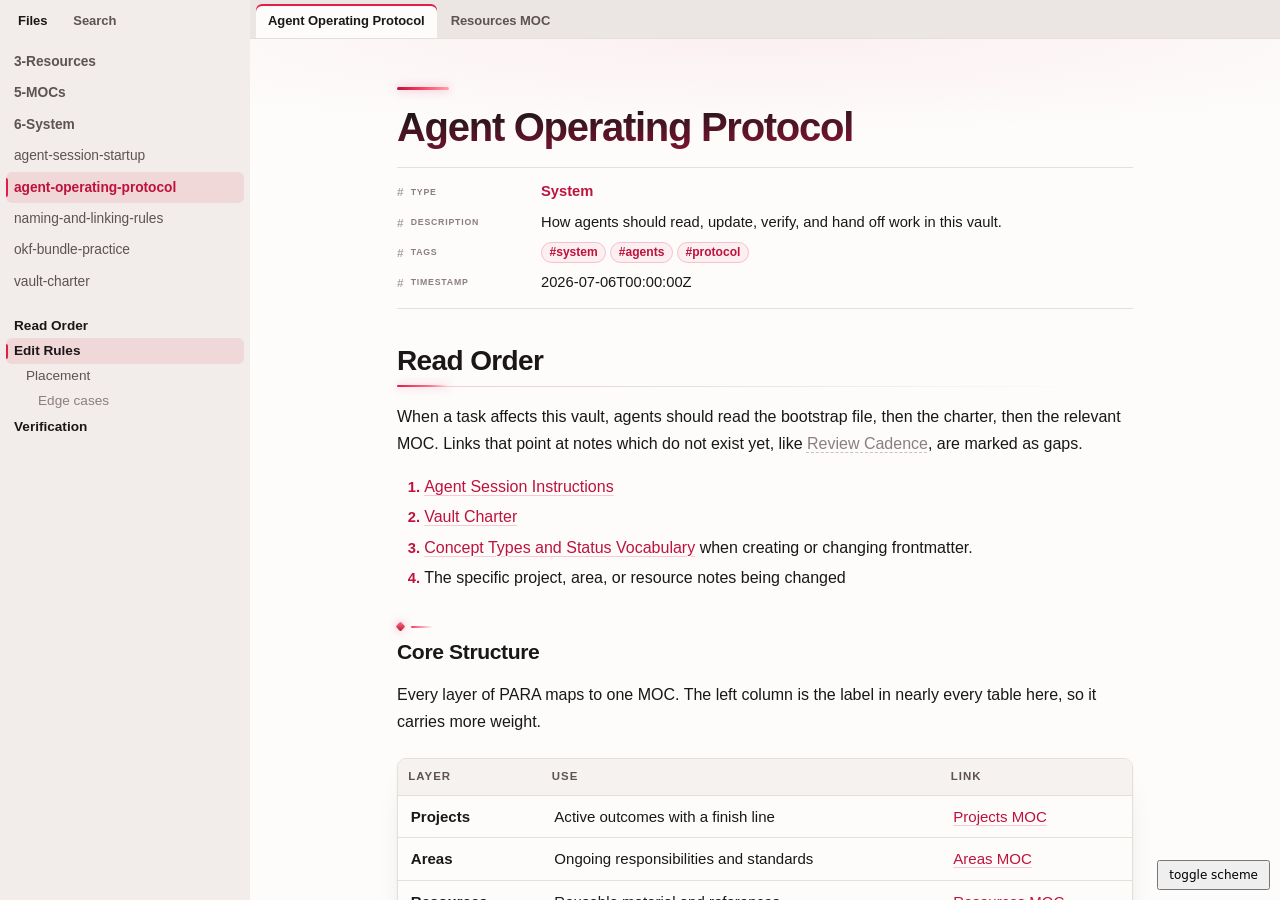
<file: .obsidian/themes/Ruby Second Brain/preview/index.html>
<!doctype html>
<html>
<head>
<meta charset="utf-8">
<title>Ruby Second Brain preview</title>
<link rel="stylesheet" href="obsidian-shim.css">
<link rel="stylesheet" href="../theme.css">
<style>
  /* harness-only toggle */
  #scheme { position: fixed; right: 10px; bottom: 10px; z-index: 99; font: 12px system-ui;
            padding: 6px 10px; cursor: pointer; }
</style>
</head>
<body>

<div class="workspace">

  <!-- ================= left sidebar ================= -->
  <div class="workspace-split mod-left-split">
    <div class="workspace-tab-header-container">
      <div class="workspace-tab-header is-active"><div class="workspace-tab-header-inner"><span class="workspace-tab-header-inner-title">Files</span></div></div>
      <div class="workspace-tab-header"><div class="workspace-tab-header-inner"><span class="workspace-tab-header-inner-title">Search</span></div></div>
    </div>
    <div class="workspace-leaf-content" data-type="file-explorer">
      <div class="nav-files-container">
        <div class="nav-folder-title"><span class="nav-folder-title-content">3-Resources</span></div>
        <div class="nav-folder-title"><span class="nav-folder-title-content">5-MOCs</span></div>
        <div class="nav-folder-title"><span class="nav-folder-title-content">6-System</span></div>
        <div class="nav-file-title"><span class="nav-file-title-content">agent-session-startup</span></div>
        <div class="nav-file-title is-active"><span class="nav-file-title-content">agent-operating-protocol</span></div>
        <div class="nav-file-title"><span class="nav-file-title-content">naming-and-linking-rules</span></div>
        <div class="nav-file-title"><span class="nav-file-title-content">okf-bundle-practice</span></div>
        <div class="nav-file-title"><span class="nav-file-title-content">vault-charter</span></div>
      </div>
    </div>
    <div class="workspace-leaf-content" data-type="outline">
      <div class="view-content">
        <div class="outline">
          <div class="tree-item"><div class="tree-item-self">Read Order</div></div>
          <div class="tree-item"><div class="tree-item-self is-active">Edit Rules</div>
            <div class="tree-item"><div class="tree-item-self">Placement</div>
              <div class="tree-item"><div class="tree-item-self">Edge cases</div></div>
            </div>
          </div>
          <div class="tree-item"><div class="tree-item-self">Verification</div></div>
        </div>
      </div>
    </div>
  </div>

  <!-- ================= main pane ================= -->
  <div class="workspace-split mod-root">
    <div class="workspace-tab-header-container">
      <div class="workspace-tab-header is-active"><div class="workspace-tab-header-inner"><span class="workspace-tab-header-inner-title">Agent Operating Protocol</span></div></div>
      <div class="workspace-tab-header"><div class="workspace-tab-header-inner"><span class="workspace-tab-header-inner-title">Resources MOC</span></div></div>
    </div>

    <div class="workspace-leaf-content" data-type="markdown">
      <div class="markdown-reading-view">
        <div class="markdown-preview-view markdown-rendered">
          <div class="markdown-preview-sizer">

            <div class="mod-header">
              <div class="inline-title">Agent Operating Protocol</div>
              <div class="metadata-container">
                <div class="metadata-properties">
                  <div class="metadata-property" data-property-key="type">
                    <div class="metadata-property-key"><span class="metadata-property-icon">#</span><span class="metadata-property-key-input">type</span></div>
                    <div class="metadata-property-value">System</div>
                  </div>
                  <div class="metadata-property" data-property-key="description">
                    <div class="metadata-property-key"><span class="metadata-property-icon">#</span><span class="metadata-property-key-input">description</span></div>
                    <div class="metadata-property-value">How agents should read, update, verify, and hand off work in this vault.</div>
                  </div>
                  <div class="metadata-property" data-property-key="tags">
                    <div class="metadata-property-key"><span class="metadata-property-icon">#</span><span class="metadata-property-key-input">tags</span></div>
                    <div class="metadata-property-value"><a class="tag">#system</a> <a class="tag">#agents</a> <a class="tag">#protocol</a></div>
                  </div>
                  <div class="metadata-property" data-property-key="timestamp">
                    <div class="metadata-property-key"><span class="metadata-property-icon">#</span><span class="metadata-property-key-input">timestamp</span></div>
                    <div class="metadata-property-value">2026-07-06T00:00:00Z</div>
                  </div>
                </div>
              </div>
            </div>

            <div><h1>Read Order</h1></div>
            <div><p>When a task affects this vault, agents should read the bootstrap file, then the charter, then the relevant MOC. Links that point at notes which do not exist yet, like <a class="internal-link is-unresolved">Review Cadence</a>, are marked as gaps.</p></div>
            <div><ol>
              <li><a class="internal-link">Agent Session Instructions</a></li>
              <li><a class="internal-link">Vault Charter</a></li>
              <li><a class="internal-link">Concept Types and Status Vocabulary</a> when creating or changing frontmatter.</li>
              <li>The specific project, area, or resource notes being changed</li>
            </ol></div>

            <div><h2>Core Structure</h2></div>
            <div><p>Every layer of PARA maps to one MOC. The left column is the label in nearly every table here, so it carries more weight.</p></div>
            <div><table>
              <thead><tr><th>Layer</th><th>Use</th><th>Link</th></tr></thead>
              <tbody>
                <tr><td>Projects</td><td>Active outcomes with a finish line</td><td><a class="internal-link">Projects MOC</a></td></tr>
                <tr><td>Areas</td><td>Ongoing responsibilities and standards</td><td><a class="internal-link">Areas MOC</a></td></tr>
                <tr><td>Resources</td><td>Reusable material and references</td><td><a class="internal-link">Resources MOC</a></td></tr>
                <tr><td>System</td><td>Rules for humans and agents</td><td><a class="internal-link">Vault Charter</a></td></tr>
              </tbody>
            </table></div>

            <div><h3>Placement rules</h3></div>
            <div><p>Place it by PARA. How-tos, methods and references go to <code>3-Resources/</code>. Ambiguous captures land in <code>0-Inbox/</code> flagged for review, and are <mark>never left unlinked</mark>.</p></div>

            <div><h4>Edge cases</h4></div>
            <div><p><strong>Creation</strong>: prefer extending an existing note over creating a near-duplicate. <strong>Move</strong>: record the superseded decision in the collection log.</p></div>

            <div><blockquote><p>Do not rely on hidden chat context when a note should preserve it. A small linked note beats lost knowledge.</p></blockquote></div>

            <div><h2>Verification</h2></div>
            <div><p>Run the conformance checks after adding, moving, or renaming notes:</p></div>
            <div><pre><code class="language-powershell">pwsh -NoProfile -File tools/Invoke-OkfChecks.ps1 -FixIndexes
pwsh -NoProfile -File tools/Invoke-OkfChecks.ps1</code><button class="copy-code-button">Copy</button></pre></div>
            <div><pre><code class="language-yaml">type: System
title: Agent Operating Protocol
tags: [system, agents, protocol, handoff]</code><button class="copy-code-button">Copy</button></pre></div>

            <div><ul class="contains-task-list">
              <li class="task-list-item is-checked"><input class="task-list-item-checkbox" type="checkbox" checked> Generated indexes are current</li>
              <li class="task-list-item"><input class="task-list-item-checkbox" type="checkbox"> Concepts linked from at least one MOC</li>
              <li class="task-list-item"><input class="task-list-item-checkbox" type="checkbox"> Frontmatter types match the vocabulary</li>
            </ul></div>

            <div><hr></div>

            <div><div class="callout" data-callout="summary" style="--callout-color: 225, 29, 72;">
              <div class="callout-title"><div class="callout-icon"></div><div class="callout-title-inner">Handoff</div></div>
              <div class="callout-content"><p>Create a handoff when the work is unfinished or the reasoning is not obvious from the changed files.</p></div>
            </div></div>

            <div><h5>Related</h5></div>
            <div><ul>
              <li><a class="internal-link">Agent Collaboration Patterns</a></li>
              <li><a class="internal-link">Context Packet</a>
                <ul><li><a class="internal-link">Decision Note Template</a></li></ul>
              </li>
            </ul></div>

            <div class="mod-footer"></div>
          </div>
        </div>
      </div>
    </div>
  </div>
</div>

<button id="scheme">toggle scheme</button>
<script>
  document.body.className =
    new URLSearchParams(location.search).has('dark') ? 'theme-dark' : 'theme-light';
  document.getElementById('scheme').onclick = function () {
    document.body.classList.toggle('theme-light');
    document.body.classList.toggle('theme-dark');
  };
</script>
</body>
</html>
</file>
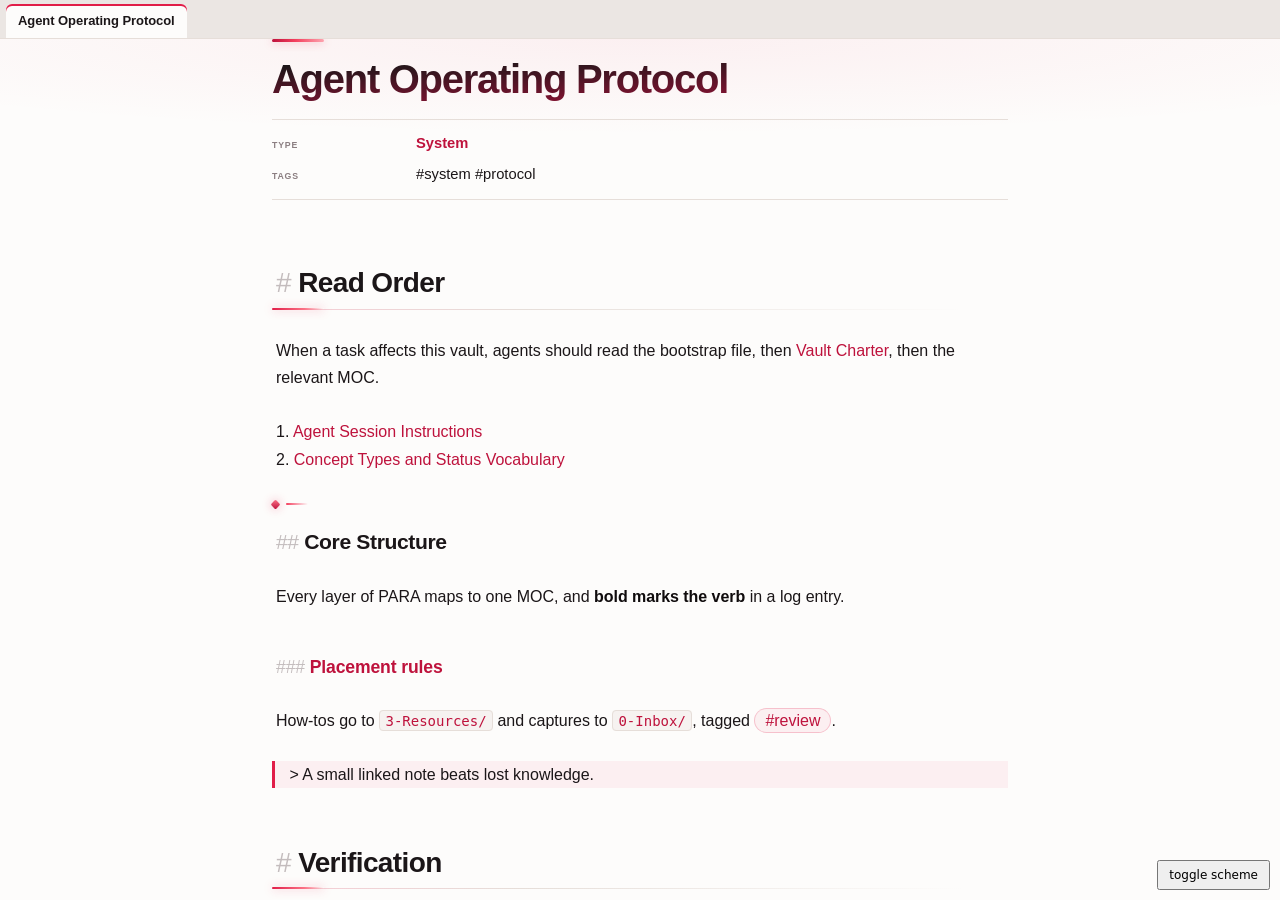
<file: .obsidian/themes/Ruby Second Brain/preview/lp.html>
<!doctype html>
<html>
<head>
<meta charset="utf-8">
<title>Ruby Second Brain - Live Preview</title>
<link rel="stylesheet" href="obsidian-shim.css">
<link rel="stylesheet" href="../theme.css">
<style>
  /* CM6 skeleton, matching how Obsidian mounts the editor */
  .markdown-source-view { flex: 1; overflow: auto; }
  .cm-editor { height: 100%; }
  .cm-scroller { overflow: auto; }
  .cm-sizer { max-width: var(--file-line-width); margin: 0 auto; }
  .cm-contentContainer { }
  .cm-content { padding: 0; }
  .cm-line { padding: 0 4px; line-height: var(--line-height-normal); }
  .cm-editor .cm-line.HyperMD-header-1 { font-family: var(--h1-font); font-size: var(--h1-size); font-weight: var(--h1-weight); line-height: var(--h1-line-height); color: var(--h1-color); }
  .cm-editor .cm-line.HyperMD-header-2 { font-family: var(--h2-font); font-size: var(--h2-size); font-weight: var(--h2-weight); line-height: var(--h2-line-height); color: var(--h2-color); }
  .cm-editor .cm-line.HyperMD-header-3 { font-family: var(--h3-font); font-size: var(--h3-size); font-weight: var(--h3-weight); line-height: var(--h3-line-height); color: var(--h3-color); }
  .cm-editor .cm-line.HyperMD-header-4 { font-family: var(--h4-font); font-size: var(--h4-size); font-weight: var(--h4-weight); color: var(--h4-color); }
  .cm-editor .cm-inline-code { font-family: var(--font-monospace); font-size: var(--code-size); }
  .cm-editor .HyperMD-codeblock { font-family: var(--font-monospace); font-size: var(--code-size); }
  .cm-editor .cm-strong { font-weight: var(--bold-weight); color: var(--bold-color); }
  .markdown-source-view .inline-title { display: block; }
  #scheme { position: fixed; right: 10px; bottom: 10px; z-index: 99; font: 12px system-ui; padding: 6px 10px; cursor: pointer; }
</style>
</head>
<body>
<div class="workspace">
  <div class="workspace-split mod-root">
    <div class="workspace-tab-header-container">
      <div class="workspace-tab-header is-active"><div class="workspace-tab-header-inner"><span class="workspace-tab-header-inner-title">Agent Operating Protocol</span></div></div>
    </div>
    <div class="workspace-leaf-content" data-type="markdown">
      <div class="markdown-source-view mod-cm6 is-live-preview">
        <div class="cm-editor">
          <div class="cm-scroller">
            <div class="cm-sizer">

              <div class="inline-title">Agent Operating Protocol</div>
              <div class="metadata-container">
                <div class="metadata-properties">
                  <div class="metadata-property" data-property-key="type">
                    <div class="metadata-property-key"><span class="metadata-property-key-input">type</span></div>
                    <div class="metadata-property-value">System</div>
                  </div>
                  <div class="metadata-property" data-property-key="tags">
                    <div class="metadata-property-key"><span class="metadata-property-key-input">tags</span></div>
                    <div class="metadata-property-value"><a class="tag">#system</a> <a class="tag">#protocol</a></div>
                  </div>
                </div>
              </div>

              <div class="cm-contentContainer">
                <div class="cm-content">
                  <div class="cm-line HyperMD-header HyperMD-header-1"><span class="cm-formatting cm-formatting-header cm-formatting-header-1 cm-header cm-header-1"># </span><span class="cm-header cm-header-1">Read Order</span></div>
                  <div class="cm-line">&nbsp;</div>
                  <div class="cm-line">When a task affects this vault, agents should read the bootstrap file, then <span class="cm-hmd-internal-link">Vault Charter</span>, then the relevant MOC.</div>
                  <div class="cm-line">&nbsp;</div>
                  <div class="cm-line HyperMD-list-line">1. <span class="cm-hmd-internal-link">Agent Session Instructions</span></div>
                  <div class="cm-line HyperMD-list-line">2. <span class="cm-hmd-internal-link">Concept Types and Status Vocabulary</span></div>
                  <div class="cm-line">&nbsp;</div>
                  <div class="cm-line HyperMD-header HyperMD-header-2"><span class="cm-formatting cm-formatting-header cm-formatting-header-2 cm-header cm-header-2">## </span><span class="cm-header cm-header-2">Core Structure</span></div>
                  <div class="cm-line">&nbsp;</div>
                  <div class="cm-line">Every layer of PARA maps to one MOC, and <span class="cm-strong">bold marks the verb</span> in a log entry.</div>
                  <div class="cm-line">&nbsp;</div>
                  <div class="cm-line HyperMD-header HyperMD-header-3"><span class="cm-formatting cm-formatting-header cm-formatting-header-3 cm-header cm-header-3">### </span><span class="cm-header cm-header-3">Placement rules</span></div>
                  <div class="cm-line">&nbsp;</div>
                  <div class="cm-line">How-tos go to <span class="cm-inline-code">3-Resources/</span> and captures to <span class="cm-inline-code">0-Inbox/</span>, tagged <span class="cm-hashtag cm-hashtag-begin">#</span><span class="cm-hashtag cm-hashtag-end">review</span>.</div>
                  <div class="cm-line">&nbsp;</div>
                  <div class="cm-line HyperMD-quote HyperMD-quote-1"><span class="cm-formatting cm-formatting-quote">&gt; </span><span class="cm-quote">A small linked note beats lost knowledge.</span></div>
                  <div class="cm-line">&nbsp;</div>
                  <div class="cm-line HyperMD-header HyperMD-header-1"><span class="cm-formatting cm-formatting-header cm-formatting-header-1 cm-header cm-header-1"># </span><span class="cm-header cm-header-1">Verification</span></div>
                  <div class="cm-line">&nbsp;</div>
                  <div class="cm-line HyperMD-codeblock HyperMD-codeblock-begin HyperMD-codeblock-bg"><span class="cm-formatting-code-block">```powershell</span></div>
                  <div class="cm-line HyperMD-codeblock HyperMD-codeblock-bg">pwsh -NoProfile -File tools/Invoke-OkfChecks.ps1 -FixIndexes</div>
                  <div class="cm-line HyperMD-codeblock HyperMD-codeblock-bg">pwsh -NoProfile -File tools/Invoke-OkfChecks.ps1</div>
                  <div class="cm-line HyperMD-codeblock HyperMD-codeblock-end HyperMD-codeblock-bg"><span class="cm-formatting-code-block">```</span></div>
                  <div class="cm-line">&nbsp;</div>
                  <div class="cm-line HyperMD-header HyperMD-header-4"><span class="cm-formatting cm-formatting-header cm-formatting-header-4 cm-header cm-header-4">#### </span><span class="cm-header cm-header-4">Edge cases</span></div>
                  <div class="cm-line">&nbsp;</div>
                  <div class="cm-line">Prefer extending an existing note over creating a near-duplicate.</div>
                  <div class="cm-line">&nbsp;</div>
                </div>
              </div>
            </div>
          </div>
        </div>
      </div>
    </div>
  </div>
</div>
<button id="scheme">toggle scheme</button>
<script>
  document.body.className =
    new URLSearchParams(location.search).has('dark') ? 'theme-dark' : 'theme-light';
  document.getElementById('scheme').onclick = function () {
    document.body.classList.toggle('theme-light');
    document.body.classList.toggle('theme-dark');
  };
</script>
</body>
</html>
</file>
<file: .obsidian/themes/Ruby Second Brain/preview/obsidian-shim.css>
/* Minimal reproduction of the Obsidian app.css rules that bind the theme's
   variables to real properties. Used only to preview theme.css outside the
   app. Not part of the vault. */

* { box-sizing: border-box; }

html { font-size: 16px; }

body {
  margin: 0;
  font-family: var(--font-text);
  font-size: var(--font-text-size);
  line-height: var(--line-height-normal);
  color: var(--text-normal);
  background-color: var(--background-secondary-alt);
}

/* --- workspace skeleton -------------------------------------------------- */
.workspace { display: flex; height: 100vh; }
.workspace-split.mod-left-split { width: 250px; flex: none; overflow: auto; }
.workspace-split.mod-root { flex: 1; display: flex; flex-direction: column; min-width: 0; }
.workspace-tab-header-container { display: flex; gap: 2px; padding: 4px 6px 0; flex: none; }
.workspace-tab-header-inner { display: flex; align-items: center; gap: 6px; padding: 6px 12px; }
.workspace-tab-header-inner-title { font-size: 13px; color: var(--text-muted); }
.workspace-tab-header.is-active .workspace-tab-header-inner-title { color: var(--text-normal); }
.workspace-leaf-content { flex: 1; overflow: hidden; display: flex; flex-direction: column; }
.markdown-reading-view { flex: 1; overflow: auto; }
.markdown-preview-view { padding: var(--file-margins); min-height: 100%; }
.markdown-preview-sizer { max-width: var(--file-line-width); margin: 0 auto; }

/* --- masthead ------------------------------------------------------------ */
.inline-title {
  font-family: var(--inline-title-font);
  font-size: var(--inline-title-size);
  font-weight: var(--inline-title-weight);
  line-height: var(--inline-title-line-height);
  color: var(--inline-title-color);
  margin: 0;
}

.metadata-properties { display: flex; flex-direction: column; }
.metadata-property { display: flex; align-items: baseline; gap: 8px; }
.metadata-property-key {
  display: flex; align-items: center; gap: 6px;
  width: var(--metadata-label-width); flex: none;
}
.metadata-property-value { flex: 1; min-width: 0; }

/* --- headings ------------------------------------------------------------ */
.markdown-rendered h1 { font-family: var(--h1-font); font-size: var(--h1-size); font-weight: var(--h1-weight); line-height: var(--h1-line-height); color: var(--h1-color); }
.markdown-rendered h2 { font-family: var(--h2-font); font-size: var(--h2-size); font-weight: var(--h2-weight); line-height: var(--h2-line-height); color: var(--h2-color); }
.markdown-rendered h3 { font-family: var(--h3-font); font-size: var(--h3-size); font-weight: var(--h3-weight); line-height: var(--h3-line-height); color: var(--h3-color); }
.markdown-rendered h4 { font-family: var(--h4-font); font-size: var(--h4-size); font-weight: var(--h4-weight); line-height: var(--h4-line-height); color: var(--h4-color); }
.markdown-rendered h5 { font-family: var(--h5-font); font-size: var(--h5-size); font-weight: var(--h5-weight); line-height: var(--h5-line-height); color: var(--h5-color); }
.markdown-rendered h6 { font-family: var(--h6-font); font-size: var(--h6-size); font-weight: var(--h6-weight); line-height: var(--h6-line-height); color: var(--h6-color); }

/* --- inline elements ----------------------------------------------------- */
.markdown-rendered a { color: var(--link-color); }
.markdown-rendered a.tag {
  font-size: var(--tag-size);
  font-weight: var(--tag-weight);
  color: var(--tag-color);
  background-color: var(--tag-background);
  border: var(--tag-border-width) solid var(--tag-border-color);
  border-radius: var(--tag-radius);
  padding: var(--tag-padding-y) var(--tag-padding-x);
  white-space: nowrap;
}
.markdown-rendered mark { background-color: var(--text-highlight-bg); }
.markdown-rendered pre { overflow-x: auto; white-space: var(--code-white-space); }
.markdown-rendered pre > code { font-family: var(--font-monospace); }

/* --- task list ----------------------------------------------------------- */
.markdown-rendered ul.contains-task-list { list-style: none; padding-inline-start: 0.2em; }
.markdown-rendered .task-list-item-checkbox {
  appearance: none; -webkit-appearance: none;
  width: var(--checkbox-size); height: var(--checkbox-size);
  border: 1px solid var(--checkbox-border-color);
  border-radius: var(--checkbox-radius);
  vertical-align: -2px; cursor: pointer;
}
.markdown-rendered .task-list-item.is-checked { text-decoration: var(--checklist-done-decoration); }

/* --- copy button --------------------------------------------------------- */
.copy-code-button { position: absolute; cursor: pointer; }

/* --- callout ------------------------------------------------------------- */
.callout { padding: var(--callout-padding); overflow: hidden; }
.callout-title { display: flex; gap: 6px; align-items: center; font-size: var(--callout-title-size); }

/* --- sidebar ------------------------------------------------------------- */
.nav-folder-title, .nav-file-title, .tree-item-self {
  display: flex; align-items: center;
  padding: 4px 8px; font-size: var(--nav-item-size);
  color: var(--nav-item-color, var(--text-muted));
  cursor: pointer;
}
.nav-file-title.is-active, .tree-item-self.is-active { color: var(--nav-item-color-active); }
.nav-files-container { padding: 8px 6px; }
.workspace-leaf-content[data-type="outline"] .outline { padding: 8px 6px; }
.workspace-leaf-content[data-type="outline"] .tree-item .tree-item { padding-left: 12px; }
</file>
<file: .obsidian/themes/Ruby Second Brain/theme.css>
/* ==========================================================================
   Ruby Second Brain
   Version 2.0, codename "Page"

   A theme that makes MindHive notes read like a well built documentation
   page: a quiet canvas, a designed masthead, a strong heading hierarchy,
   and components (tables, code, callouts, quotes) that look composed
   rather than defaulted.

   Design intent
   -------------
   1. Hierarchy first. The inline title is the page title. `#` is a chapter
      rule, `##` is a section marker, `###` is an accent lead-in. A reader
      should locate a section without reading a single word.
   2. One accent, used sparingly. Ruby marks structure and interaction.
      Everything else is warm neutral so the accent keeps its meaning.
   3. Reading comfort. ~72 character measure, 1.7 line height, real
      vertical rhythm, generous runway at the foot of the page.
   4. Parity between Reading view and Live Preview. Editing a note should
      look like reading it.

   Structure
   ---------
    1. Tokens: palette, fonts, geometry, motion
    2. Light scheme
    3. Dark scheme
    4. Obsidian variable bridge (typography scale and component vars)
    5. App chrome: workspace, tabs, view header
    6. The reading surface
    7. Masthead: inline title and properties
    8. Headings
    9. Body text and emphasis
   10. Links
   11. Tags
   12. Lists and tasks
   13. Tables
   14. Code
   15. Quotes and callouts
   16. Rules, images, embeds, footnotes
   17. Side panels: explorer, outline, backlinks, search
   18. Command surfaces: palette, switcher, menus, modals
   19. Scrollbars, focus, motion
   20. Print
   ========================================================================== */


/* ==========================================================================
   1. TOKENS
   ========================================================================== */

:root {
  /* --- Ruby ramp, shared by both schemes --------------------------------- */
  --mh-ruby-100: #ffe4e9;
  --mh-ruby-200: #fecdd3;
  --mh-ruby-300: #fda4af;
  --mh-ruby-400: #fb7185;
  --mh-ruby-500: #f43f5e;
  --mh-ruby-600: #e11d48;
  --mh-ruby-700: #be123c;
  --mh-ruby-800: #9f1239;
  --mh-ruby-900: #881337;
  --mh-ruby-rgb: 225, 29, 72;

  /* Obsidian's accent system, kept in sync with the ramp */
  --ruby: var(--mh-ruby-600);
  --ruby-2: var(--mh-ruby-700);
  --ruby-3: var(--mh-ruby-400);
  --accent-h: 347;
  --accent-s: 77%;
  --accent-l: 50%;

  /* --- Fonts -------------------------------------------------------------
     Display and text share a family on purpose: hierarchy comes from size,
     weight and tracking, which is steadier than mixing typefaces.
     For an editorial variant, swap --mh-font-display for:
       "Sitka Display", Constantia, Cambria, Georgia, serif
     and set --mh-display-tracking to -0.012em.                              */
  --mh-font-sans:
    "Inter", "Inter Variable", "Segoe UI Variable Text", "Segoe UI",
    -apple-system, BlinkMacSystemFont, "Helvetica Neue", Arial, sans-serif;
  --mh-font-display:
    "Inter", "Inter Variable", "Segoe UI Variable Display", "Segoe UI",
    -apple-system, BlinkMacSystemFont, "Helvetica Neue", Arial, sans-serif;
  --mh-font-mono:
    "Cascadia Code", "Cascadia Mono", "JetBrains Mono", "Fira Code",
    "SFMono-Regular", Consolas, "Roboto Mono", ui-monospace, monospace;

  --mh-display-tracking: -0.022em;

  /* --- Geometry ----------------------------------------------------------- */
  --mh-radius-xs: 4px;
  --mh-radius-sm: 6px;
  --mh-radius-md: 9px;
  --mh-radius-lg: 12px;
  --mh-radius-pill: 999px;

  /* --- Motion -------------------------------------------------------------- */
  --mh-ease: cubic-bezier(0.22, 0.61, 0.36, 1);
  --mh-fast: 110ms;
  --mh-med: 180ms;

  /* Vertical offset of the facet markers that sit above a heading. */
  --mh-mark-top: 0.16em;
}


/* ==========================================================================
   2. LIGHT SCHEME
   Warm paper. The canvas sits a step behind the sheet so the note reads as
   a document laid on a surface rather than a full bleed background.
   ========================================================================== */

.theme-light {
  --mh-canvas: #ebe6e3;
  --mh-canvas-2: #f2edea;
  --mh-sheet: #fdfcfb;
  --mh-raised: #f6f2f0;
  --mh-raised-2: #eee8e5;

  --mh-rule: #e6ded9;
  --mh-rule-strong: #cec1bb;

  --mh-ink: #1b1618;
  --mh-ink-2: #5d5255;
  --mh-ink-3: #8b7e81;
  --mh-bold: #100c0d;

  --mh-accent-text: var(--mh-ruby-700);
  --mh-accent-text-hover: var(--mh-ruby-800);
  --mh-accent-mark: var(--mh-ruby-600);

  --mh-tint-1: rgba(var(--mh-ruby-rgb), 0.055);
  --mh-tint-2: rgba(var(--mh-ruby-rgb), 0.1);
  --mh-tint-3: rgba(var(--mh-ruby-rgb), 0.16);
  --mh-tint-line: rgba(var(--mh-ruby-rgb), 0.22);

  --mh-wash: radial-gradient(
    118% 44% at 50% 0%,
    rgba(var(--mh-ruby-rgb), 0.055),
    rgba(var(--mh-ruby-rgb), 0) 62%
  );

  --mh-shadow-sheet:
    0 1px 2px rgba(32, 22, 24, 0.05),
    0 14px 34px -22px rgba(32, 22, 24, 0.28);
  --mh-shadow-pop:
    0 2px 6px rgba(32, 22, 24, 0.07),
    0 18px 44px -20px rgba(32, 22, 24, 0.3);

  --mh-mark: rgba(250, 204, 21, 0.42);
  --mh-marker: rgba(var(--mh-ruby-rgb), 0.45);

  /* Facet glow and the vertical sheen poured through the page title. */
  --mh-glow: 0 0 10px rgba(var(--mh-ruby-rgb), 0.38);
  --mh-glow-strong: 0 0 17px rgba(var(--mh-ruby-rgb), 0.55);
  --mh-title-sheen: linear-gradient(
    178deg,
    var(--mh-ink) 0%,
    var(--mh-ink) 30%,
    var(--mh-ruby-800) 100%
  );
  --mh-title-bloom: none;
  --mh-scroll: rgba(50, 38, 41, 0.2);
  --mh-scroll-hover: rgba(50, 38, 41, 0.34);
}


/* ==========================================================================
   3. DARK SCHEME
   Near black with a warm bias so ruby stays a highlight instead of a glare.
   ========================================================================== */

.theme-dark {
  --mh-canvas: #0d0a0b;
  --mh-canvas-2: #121011;
  --mh-sheet: #161213;
  --mh-raised: #1e191b;
  --mh-raised-2: #262022;

  --mh-rule: #2d2427;
  --mh-rule-strong: #493a3f;

  --mh-ink: #f3ebed;
  --mh-ink-2: #b9a9ad;
  --mh-ink-3: #8a7a7e;
  --mh-bold: #fffafb;

  --mh-accent-text: var(--mh-ruby-400);
  --mh-accent-text-hover: var(--mh-ruby-300);
  --mh-accent-mark: var(--mh-ruby-500);

  --mh-tint-1: rgba(var(--mh-ruby-rgb), 0.09);
  --mh-tint-2: rgba(var(--mh-ruby-rgb), 0.15);
  --mh-tint-3: rgba(var(--mh-ruby-rgb), 0.24);
  --mh-tint-line: rgba(251, 113, 133, 0.26);

  --mh-wash: radial-gradient(
    118% 44% at 50% 0%,
    rgba(251, 113, 133, 0.075),
    rgba(251, 113, 133, 0) 62%
  );

  --mh-shadow-sheet:
    0 1px 2px rgba(0, 0, 0, 0.5),
    0 18px 44px -26px rgba(0, 0, 0, 0.9);
  --mh-shadow-pop:
    0 2px 8px rgba(0, 0, 0, 0.55),
    0 22px 52px -22px rgba(0, 0, 0, 0.95);

  --mh-mark: rgba(250, 204, 21, 0.26);
  --mh-marker: rgba(251, 113, 133, 0.5);

  /* Dark carries more bloom, since glow only reads against a dark surface. */
  --mh-glow: 0 0 12px rgba(251, 113, 133, 0.45);
  --mh-glow-strong: 0 0 20px rgba(251, 113, 133, 0.62);
  --mh-title-sheen: linear-gradient(
    178deg,
    #ffffff 0%,
    var(--mh-ink) 42%,
    var(--mh-ruby-300) 100%
  );
  --mh-title-bloom: drop-shadow(0 0 26px rgba(251, 113, 133, 0.2));
  --mh-scroll: rgba(255, 255, 255, 0.14);
  --mh-scroll-hover: rgba(255, 255, 255, 0.26);
}


/* ==========================================================================
   4. OBSIDIAN VARIABLE BRIDGE
   Obsidian styles both Reading view and Live Preview from these variables,
   so setting them here keeps the two views in step for free.
   ========================================================================== */

body {
  /* --- Surfaces --------------------------------------------------------- */
  --background-primary: var(--mh-sheet);
  --background-primary-alt: var(--mh-raised);
  --background-secondary: var(--mh-canvas-2);
  --background-secondary-alt: var(--mh-canvas);
  --background-modifier-border: var(--mh-rule);
  --background-modifier-border-hover: var(--mh-rule-strong);
  --background-modifier-border-focus: var(--mh-accent-mark);
  --background-modifier-hover: var(--mh-tint-1);
  --background-modifier-active-hover: var(--mh-tint-2);
  --background-modifier-form-field: var(--mh-sheet);
  --divider-color: var(--mh-rule);
  --divider-color-hover: var(--mh-tint-line);
  --divider-width: 1px;

  /* --- Text ------------------------------------------------------------- */
  --text-normal: var(--mh-ink);
  --text-muted: var(--mh-ink-2);
  --text-faint: var(--mh-ink-3);
  --text-accent: var(--mh-accent-text);
  --text-accent-hover: var(--mh-accent-text-hover);
  --text-on-accent: #fff7f9;
  --text-selection: var(--mh-tint-3);
  --text-highlight-bg: var(--mh-mark);
  --caret-color: var(--mh-accent-mark);

  --bold-weight: 650;
  --bold-color: var(--mh-bold);
  --italic-color: inherit;

  /* --- Accent ----------------------------------------------------------- */
  --accent-color: var(--ruby);
  --interactive-accent: var(--ruby);
  --interactive-accent-hover: var(--mh-ruby-700);
  --interactive-hover: var(--mh-raised);

  /* --- Type scale --------------------------------------------------------
     Sizes are em relative to the note text size, so the whole scale follows
     Obsidian's font size setting instead of fighting it.                   */
  --font-text: var(--mh-font-sans);
  --font-interface: var(--mh-font-sans);
  --font-monospace: var(--mh-font-mono);
  --font-text-size: 16px;
  --line-height-normal: 1.7;
  --line-height-tight: 1.35;

  --inline-title-font: var(--mh-font-display);
  --inline-title-size: 2.5em;
  --inline-title-weight: 800;
  --inline-title-line-height: 1.1;
  --inline-title-color: var(--mh-ink);

  --h1-font: var(--mh-font-display);
  --h1-size: 1.75em;
  --h1-weight: 750;
  --h1-line-height: 1.22;
  --h1-color: var(--mh-ink);

  --h2-font: var(--mh-font-display);
  --h2-size: 1.32em;
  --h2-weight: 690;
  --h2-line-height: 1.3;
  --h2-color: var(--mh-ink);

  --h3-font: var(--mh-font-display);
  --h3-size: 1.1em;
  --h3-weight: 660;
  --h3-line-height: 1.4;
  --h3-color: var(--mh-accent-text);

  --h4-font: var(--mh-font-display);
  --h4-size: 0.9em;
  --h4-weight: 700;
  --h4-line-height: 1.45;
  --h4-color: var(--mh-ink-2);

  --h5-font: var(--mh-font-display);
  --h5-size: 0.82em;
  --h5-weight: 700;
  --h5-line-height: 1.45;
  --h5-color: var(--mh-ink-3);

  --h6-font: var(--mh-font-display);
  --h6-size: 0.78em;
  --h6-weight: 700;
  --h6-line-height: 1.45;
  --h6-color: var(--mh-ink-3);

  --heading-formatting: var(--mh-ink-3);

  /* --- Rhythm and measure ------------------------------------------------ */
  --file-line-width: 46rem;
  --file-margins: 2.6rem 2.2rem 5rem;
  --p-spacing: 1rem;
  --p-spacing-empty: 0.4rem;
  --heading-spacing: 2rem;
  --list-indent: 1.7em;
  --list-spacing: 0.18em;
  --list-marker-color: var(--mh-marker);
  --list-marker-color-hover: var(--mh-accent-mark);
  --indentation-guide-color: var(--mh-rule);
  --indentation-guide-color-active: var(--mh-tint-line);
  --indentation-guide-width: 1px;

  /* --- Links -------------------------------------------------------------- */
  --link-color: var(--mh-accent-text);
  --link-color-hover: var(--mh-accent-text-hover);
  --link-decoration: underline;
  --link-decoration-hover: underline;
  --link-decoration-thickness: 1px;
  --link-external-color: var(--mh-accent-text);
  --link-external-color-hover: var(--mh-accent-text-hover);
  --link-external-decoration: underline;
  --link-unresolved-color: var(--mh-ink-3);
  --link-unresolved-opacity: 1;
  --link-unresolved-decoration-style: dashed;
  --link-unresolved-decoration-color: var(--mh-rule-strong);

  /* --- Tags ---------------------------------------------------------------- */
  --tag-color: var(--mh-accent-text);
  --tag-background: var(--mh-tint-1);
  --tag-background-hover: var(--mh-tint-2);
  --tag-border-color: var(--mh-tint-line);
  --tag-border-color-hover: var(--mh-accent-mark);
  --tag-border-width: 1px;
  --tag-radius: var(--mh-radius-pill);
  --tag-padding-x: 0.62em;
  --tag-padding-y: 0.2em;
  --tag-size: 0.82em;
  --tag-weight: 550;

  /* --- Tables --------------------------------------------------------------- */
  --table-background: transparent;
  --table-header-background: var(--mh-raised);
  --table-header-background-hover: var(--mh-raised-2);
  --table-header-color: var(--mh-ink-2);
  --table-header-weight: 700;
  --table-header-size: 0.76em;
  --table-line-height: 1.55;
  --table-text-color: var(--text-normal);
  --table-text-size: 0.94em;
  --table-column-alt-background: transparent;
  --table-row-alt-background: transparent;
  --table-row-background-hover: var(--mh-tint-1);
  --table-border-color: var(--mh-rule);
  --table-border-width: 1px;
  --table-cell-padding: 0.6em 0.85em;

  /* --- Code ------------------------------------------------------------------ */
  --code-background: var(--mh-raised);
  --code-normal: var(--mh-accent-text);
  --code-size: 0.875em;
  --code-radius: var(--mh-radius-md);
  --code-white-space: pre-wrap;

  /* --- Quotes and callouts ---------------------------------------------------- */
  --blockquote-border-thickness: 3px;
  --blockquote-border-color: var(--mh-accent-mark);
  --blockquote-color: var(--text-normal);
  --blockquote-font-style: normal;
  --blockquote-background-color: var(--mh-tint-1);

  --callout-border-width: 0;
  --callout-border-opacity: 0.2;
  --callout-padding: 0.85em 1.05em;
  --callout-radius: var(--mh-radius-md);
  --callout-title-size: 0.96em;
  --callout-title-weight: 650;
  --callout-blend-mode: normal;

  /* --- Rules and embeds --------------------------------------------------------- */
  --hr-color: var(--mh-rule);
  --hr-thickness: 1px;
  --embed-background: var(--mh-tint-1);
  --embed-border-left: 3px solid var(--mh-tint-line);
  --embed-padding: 0.1em 0 0.1em 1.1em;
  --embed-font-style: inherit;

  /* --- Checkboxes ------------------------------------------------------------------ */
  --checkbox-color: var(--interactive-accent);
  --checkbox-color-hover: var(--mh-ruby-700);
  --checkbox-border-color: var(--mh-rule-strong);
  --checkbox-border-color-hover: var(--mh-accent-mark);
  --checkbox-radius: 5px;
  --checkbox-size: 1.05em;
  --checklist-done-color: var(--mh-ink-3);
  --checklist-done-decoration: line-through;

  /* --- Properties / frontmatter ------------------------------------------------------ */
  --metadata-background: transparent;
  --metadata-border-color: transparent;
  --metadata-border-width: 0;
  --metadata-padding: 0;
  --metadata-divider-color: transparent;
  --metadata-property-padding: 0.16em 0;
  --metadata-label-text-color: var(--mh-ink-3);
  --metadata-label-font-size: 0.74em;
  --metadata-label-font-weight: 700;
  --metadata-label-width: 8.5rem;
  --metadata-input-text-color: var(--text-normal);
  --metadata-input-font-size: 0.9em;

  /* --- Chrome ------------------------------------------------------------------------- */
  --radius-s: var(--mh-radius-xs);
  --radius-m: var(--mh-radius-sm);
  --radius-l: var(--mh-radius-md);
  --input-radius: var(--mh-radius-sm);
  --button-radius: var(--mh-radius-sm);
  --tab-radius-active: var(--mh-radius-sm);
  --tab-text-color-focused-active-current: var(--text-normal);
  --titlebar-background: var(--mh-canvas);
  --titlebar-background-focused: var(--mh-canvas);
  --ribbon-background: var(--mh-canvas);
  --ribbon-background-collapsed: var(--mh-canvas);
  --status-bar-background: var(--mh-canvas);
  --status-bar-border-width: 0;
  --nav-item-size: 0.86em;
  --nav-item-weight: 480;
  --nav-item-weight-hover: 520;
  --nav-item-weight-active: 620;
  --nav-item-color-active: var(--mh-accent-text);
  --nav-item-background-active: var(--mh-tint-2);
  --nav-item-background-hover: var(--mh-tint-1);
  --nav-indentation-guide-color: var(--mh-rule);
  --nav-item-parent-color: var(--text-muted);
  --shadow-s: var(--mh-shadow-sheet);
  --shadow-l: var(--mh-shadow-pop);
  --prompt-border-width: 1px;
  --prompt-border-color: var(--mh-rule);
  --modal-border-width: 1px;
  --modal-border-color: var(--mh-rule);
  --modal-radius: var(--mh-radius-lg);
  --icon-color-hover: var(--mh-accent-text);
  --icon-color-focused: var(--mh-accent-text);
  --scrollbar-thumb-bg: var(--mh-scroll);
  --scrollbar-active-thumb-bg: var(--mh-scroll-hover);
  --scrollbar-bg: transparent;

  --graph-line: var(--mh-rule-strong);
  --graph-node: var(--mh-ink-2);
  --graph-node-focused: var(--ruby);
  --graph-node-tag: var(--mh-ruby-400);
  --graph-node-attachment: var(--mh-ink-3);
}


/* ==========================================================================
   5. APP CHROME
   The chrome recedes so the note is the only thing with contrast.
   ========================================================================== */

.workspace,
.workspace-split.mod-root,
.workspace-split.mod-root .workspace-tab-header-container {
  background-color: var(--mh-canvas);
}

.workspace-split.mod-left-split,
.workspace-split.mod-right-split,
.workspace-split.mod-left-split .workspace-tab-header-container,
.workspace-split.mod-right-split .workspace-tab-header-container {
  background-color: var(--mh-canvas-2);
}

/* Tabs: a hairline base with an accent seat under the active tab. */
.workspace-split.mod-root .workspace-tab-header-container {
  border-bottom: 1px solid var(--mh-rule);
}

.workspace-tab-header-inner {
  border-radius: var(--mh-radius-sm) var(--mh-radius-sm) 0 0;
}

.workspace-tab-header.is-active {
  color: var(--text-normal);
}

.workspace-tab-header.is-active::before,
.workspace-tab-header.is-active::after {
  display: none;
}

.workspace-split.mod-root .workspace-tab-header.is-active .workspace-tab-header-inner {
  background-color: var(--mh-sheet);
  box-shadow: inset 0 2px 0 var(--interactive-accent);
}

.workspace-tab-header-inner-title {
  font-weight: 550;
  letter-spacing: -0.005em;
}

/* View header above a note, kept as a thin utility strip. */
.view-header {
  background-color: transparent;
  border-bottom: none;
}

.view-header-title {
  font-weight: 620;
  letter-spacing: -0.012em;
  color: var(--text-muted);
}

.workspace-leaf.mod-active .view-header-title {
  color: var(--text-normal);
}

.status-bar {
  border-top: 1px solid var(--mh-rule);
  font-size: 0.78em;
  color: var(--text-faint);
}


/* ==========================================================================
   6. THE READING SURFACE
   A single sheet colour for the note, plus a faint accent wash pinned to the
   top of the pane. The wash does not scroll, so it reads as page ambience.
   ========================================================================== */

.workspace-split.mod-root .workspace-leaf-content[data-type="markdown"] {
  background-color: var(--mh-sheet);
  background-image: var(--mh-wash);
  background-repeat: no-repeat;
  background-size: 100% 22rem;
}

/* Let the wash show through the scrolling layers. */
.markdown-reading-view,
.markdown-source-view,
.markdown-source-view .cm-editor,
.markdown-source-view .cm-scroller,
.markdown-preview-view,
.markdown-source-view.mod-cm6 .cm-gutters {
  background-color: transparent;
}

.markdown-source-view,
.markdown-preview-view {
  color: var(--text-normal);
  font-family: var(--mh-font-sans);
  font-variant-numeric: tabular-nums lining-nums;
  text-rendering: optimizeLegibility;
  -webkit-font-smoothing: antialiased;
}

/* Runway at the foot of the page so the last section can scroll clear. */
.markdown-preview-view .mod-footer {
  padding-bottom: 4rem;
}

/* Wider gutters once the pane can afford them. */
@media (min-width: 1200px) {
  body {
    --file-margins: 3rem 3rem 5rem;
  }
}


/* ==========================================================================
   7. MASTHEAD
   Title, accent kicker and a properties strip. This is the block that makes
   a note read as a page rather than a text file.
   ========================================================================== */

.inline-title {
  position: relative;
  padding-top: 1.1rem;
  margin-bottom: 0.1em;
  font-family: var(--mh-font-display);
  letter-spacing: -0.032em;
  text-wrap: balance;
  filter: var(--mh-title-bloom);
}

/* A vertical sheen poured through the glyphs: neutral ink at the top,
   warming into ruby at the baseline. The gradient runs top to bottom on
   purpose, so a two word title catches it exactly like a ten word one. */
@supports (-webkit-background-clip: text) or (background-clip: text) {
  .inline-title {
    background-image: var(--mh-title-sheen);
    -webkit-background-clip: text;
    background-clip: text;
    -webkit-text-fill-color: transparent;
  }

  /* Clipped glyphs have no fill of their own, so a selection highlight
     would swallow them. Renaming a note restores solid ink. */
  .inline-title:focus,
  .inline-title:focus-within {
    background-image: none;
    -webkit-text-fill-color: var(--inline-title-color);
    filter: none;
  }
}

/* The kicker: a cut ruby bar that opens every page and catches the light
   once as the note is drawn. Delete the animation line to keep it still. */
.inline-title::before {
  content: "";
  position: absolute;
  top: 0;
  left: 0;
  width: 3.25rem;
  height: 3px;
  border-radius: 2px;
  background-image:
    linear-gradient(
      105deg,
      rgba(255, 255, 255, 0) 22%,
      rgba(255, 255, 255, 0.92) 50%,
      rgba(255, 255, 255, 0) 78%
    ),
    linear-gradient(
      90deg,
      var(--mh-ruby-700) 0%,
      var(--mh-ruby-500) 45%,
      var(--mh-ruby-300) 100%
    );
  background-size: 260% 100%, 100% 100%;
  background-position: 260% 0, 0 0;
  background-repeat: no-repeat;
  box-shadow: var(--mh-glow);
  animation: mh-kicker-sheen 1500ms var(--mh-ease) 300ms 1;
}

@keyframes mh-kicker-sheen {
  from {
    background-position: -170% 0, 0 0;
  }
  to {
    background-position: 260% 0, 0 0;
  }
}

/* Properties render as an editorial meta strip: hairline above and below,
   labels as small caps style micro type, values in reading colour. */
.metadata-container {
  margin-top: 1.15rem;
  margin-bottom: 2.2rem;
  padding: 0.55rem 0 0.65rem;
  border: none;
  border-top: 1px solid var(--mh-rule);
  border-bottom: 1px solid var(--mh-rule);
  border-radius: 0;
  background: transparent;
}

.metadata-container .metadata-properties-heading {
  display: none;
}

.metadata-property {
  padding-block: 0.16em;
}

.metadata-property-key,
.metadata-property-key-input {
  color: var(--mh-ink-3);
  font-size: 0.74em;
  font-weight: 700;
  letter-spacing: 0.09em;
  text-transform: uppercase;
}

.metadata-property-icon {
  color: var(--mh-ink-3);
  opacity: 0.7;
}

.metadata-property-value,
.metadata-property .metadata-input-longtext {
  color: var(--text-normal);
  font-size: 0.92em;
}

/* Frontmatter dates and the OKF type field are the two fastest orientation
   cues in this vault, so they get a touch more presence. */
.metadata-property[data-property-key="type"] .metadata-property-value {
  color: var(--mh-accent-text);
  font-weight: 600;
}

.metadata-add-button {
  color: var(--text-faint);
}

/* Live Preview shows raw frontmatter when properties are set to source. */
.markdown-source-view.mod-cm6 .cm-line.HyperMD-frontmatter,
.markdown-source-view.mod-cm6 .cm-line.cm-line-frontmatter {
  color: var(--text-muted);
  font-family: var(--mh-font-mono);
  font-size: 0.85em;
}


/* ==========================================================================
   8. HEADINGS
   h1 opens a chapter with a fading rule. h2 carries an accent bar above it.
   h3 is accent coloured. h4 and below are uppercase micro labels.
   Reading view and Live Preview are styled together at every level.
   ========================================================================== */

.markdown-rendered h1,
.markdown-rendered h2,
.markdown-rendered h3,
.markdown-rendered h4,
.markdown-rendered h5,
.markdown-rendered h6,
.markdown-source-view.mod-cm6 .HyperMD-header {
  font-family: var(--mh-font-display);
  text-wrap: balance;
}

/* --- h1: chapter ---------------------------------------------------------- */

.markdown-rendered h1,
.markdown-source-view.mod-cm6 .HyperMD-header-1 {
  position: relative;
  letter-spacing: var(--mh-display-tracking);
  padding-bottom: 0.32em;
}

.markdown-rendered h1 {
  margin-top: 1.55em;
  margin-bottom: 0.5em;
}

/* The rule under a chapter is two layers: a lit ruby cap that holds the
   left edge, running out into a hairline that fades away to the right. */
.markdown-rendered h1::before,
.markdown-source-view.mod-cm6 .HyperMD-header-1::before {
  content: "";
  position: absolute;
  z-index: 1;
  left: 0;
  bottom: 0;
  width: 3.25rem;
  height: 2px;
  border-radius: 2px;
  background: linear-gradient(
    90deg,
    var(--mh-ruby-600) 0%,
    var(--mh-ruby-400) 62%,
    rgba(var(--mh-ruby-rgb), 0) 100%
  );
  box-shadow: var(--mh-glow);
  transition:
    width var(--mh-med) var(--mh-ease),
    box-shadow var(--mh-med) var(--mh-ease);
}

.markdown-rendered h1::after,
.markdown-source-view.mod-cm6 .HyperMD-header-1::after {
  content: "";
  position: absolute;
  left: 0;
  right: 0;
  bottom: 0;
  height: 1px;
  background: linear-gradient(
    90deg,
    var(--mh-tint-line) 0%,
    var(--mh-rule) 34%,
    transparent 94%
  );
}

.markdown-rendered h1:hover::before {
  width: 4.6rem;
  box-shadow: var(--mh-glow-strong);
}

.markdown-source-view.mod-cm6 .HyperMD-header-1 {
  padding-top: 1.1em;
}

/* --- h2: section ---------------------------------------------------------- */

.markdown-rendered h2,
.markdown-source-view.mod-cm6 .HyperMD-header-2 {
  position: relative;
  letter-spacing: -0.018em;
  padding-top: 0.72em;
}

.markdown-rendered h2 {
  margin-top: 1.5em;
  margin-bottom: 0.45em;
}

/* A section is marked by a cut ruby facet trailing a line of light. The
   two pseudo-elements share --mh-mark-top so they stay on one axis: the
   bar centre sits 1px below it, the 7px facet centre 3.5px below its own
   top, so the facet is offset by 2.5px to line up. */
.markdown-rendered h2::after,
.markdown-source-view.mod-cm6 .HyperMD-header-2::after {
  content: "";
  position: absolute;
  top: calc(var(--mh-mark-top) - 2.5px);
  left: 0;
  width: 7px;
  height: 7px;
  border-radius: 1.5px;
  transform: rotate(45deg);
  background: linear-gradient(
    135deg,
    var(--mh-ruby-400) 0%,
    var(--mh-ruby-700) 100%
  );
  box-shadow: var(--mh-glow);
  transition: box-shadow var(--mh-med) var(--mh-ease);
}

.markdown-rendered h2::before,
.markdown-source-view.mod-cm6 .HyperMD-header-2::before {
  content: "";
  position: absolute;
  top: var(--mh-mark-top);
  left: 0.85rem;
  width: 1.4rem;
  height: 2px;
  border-radius: 2px;
  background: linear-gradient(
    90deg,
    var(--mh-ruby-500) 0%,
    rgba(var(--mh-ruby-rgb), 0) 100%
  );
  transition: width var(--mh-med) var(--mh-ease);
}

.markdown-rendered h2:hover::after {
  box-shadow: var(--mh-glow-strong);
}

.markdown-rendered h2:hover::before {
  width: 1.95rem;
}

.markdown-source-view.mod-cm6 .HyperMD-header-2 {
  padding-top: 1.35em;
}

/* --- h3: accent lead-in ---------------------------------------------------- */

.markdown-rendered h3,
.markdown-source-view.mod-cm6 .HyperMD-header-3 {
  letter-spacing: -0.008em;
}

.markdown-rendered h3 {
  margin-top: 1.75em;
  margin-bottom: 0.35em;
}

.markdown-source-view.mod-cm6 .HyperMD-header-3 {
  padding-top: 1em;
}

/* h3 is already ruby, so its sparkle is a faint bloom around the glyphs.
   Light mode leaves it alone, where bloom only reads as a smudge. */
.theme-dark .markdown-rendered h3,
.theme-dark .markdown-source-view.mod-cm6 .HyperMD-header-3 {
  text-shadow: 0 0 22px rgba(251, 113, 133, 0.32);
}

/* --- h4 to h6: micro labels ------------------------------------------------- */

.markdown-rendered h4,
.markdown-rendered h5,
.markdown-rendered h6,
.markdown-source-view.mod-cm6 .HyperMD-header-4 .cm-header-4:not(.cm-formatting),
.markdown-source-view.mod-cm6 .HyperMD-header-5 .cm-header-5:not(.cm-formatting),
.markdown-source-view.mod-cm6 .HyperMD-header-6 .cm-header-6:not(.cm-formatting) {
  text-transform: uppercase;
  letter-spacing: 0.11em;
}

.markdown-rendered h4,
.markdown-rendered h5,
.markdown-rendered h6 {
  margin-top: 1.9em;
  margin-bottom: 0.3em;
}

.markdown-source-view.mod-cm6 .HyperMD-header-4,
.markdown-source-view.mod-cm6 .HyperMD-header-5,
.markdown-source-view.mod-cm6 .HyperMD-header-6 {
  padding-top: 0.9em;
}

/* First heading in a note should not push a second gap under the masthead. */
.markdown-preview-view .mod-header + div > :is(h1, h2, h3, h4, h5, h6):first-child {
  margin-top: 0.2em;
}

/* The `#` markers in Live Preview stay legible but out of the way. */
.markdown-source-view.mod-cm6 .cm-formatting-header {
  color: var(--heading-formatting);
  font-weight: 400;
  opacity: 0.5;
}

/* Heading collapse arrows sit in the gutter, revealed on hover. */
.markdown-rendered .heading-collapse-indicator {
  color: var(--text-faint);
  opacity: 0;
  transition: opacity var(--mh-fast) var(--mh-ease);
}

.markdown-rendered :is(h1, h2, h3, h4, h5, h6):hover .heading-collapse-indicator {
  opacity: 1;
}


/* ==========================================================================
   9. BODY TEXT AND EMPHASIS
   ========================================================================== */

.markdown-rendered p,
.markdown-source-view.mod-cm6 .cm-line {
  line-height: var(--line-height-normal);
}

.markdown-rendered p {
  margin-block: var(--p-spacing);
  text-wrap: pretty;
}

/* Bold is a scanning aid in this vault (log entries open with a bold verb),
   so it gets real weight and the darkest ink. */
.markdown-rendered strong,
.markdown-source-view.mod-cm6 .cm-strong {
  color: var(--bold-color);
  font-weight: var(--bold-weight);
  letter-spacing: -0.003em;
}

.markdown-rendered em,
.markdown-source-view.mod-cm6 .cm-em {
  color: var(--text-normal);
}

/* Highlights use amber so they never read as a link or a tag. */
.markdown-rendered mark,
.markdown-source-view.mod-cm6 .cm-highlight {
  background-color: var(--mh-mark);
  border-radius: 3px;
  padding: 0.06em 0.18em;
  color: var(--text-normal);
  box-decoration-break: clone;
  -webkit-box-decoration-break: clone;
}

.markdown-rendered sub,
.markdown-rendered sup {
  line-height: 0;
}

::selection {
  background-color: var(--text-selection);
}


/* ==========================================================================
   10. LINKS
   Underlines are always present but quiet, then firm up on hover. That keeps
   dense index pages readable while still marking every link.
   ========================================================================== */

.markdown-rendered a,
.markdown-rendered .internal-link,
.markdown-rendered .external-link {
  color: var(--link-color);
  text-decoration: underline;
  text-decoration-color: var(--mh-tint-line);
  text-decoration-thickness: 1px;
  text-underline-offset: 0.19em;
  border-radius: 3px;
  transition:
    color var(--mh-fast) var(--mh-ease),
    text-decoration-color var(--mh-fast) var(--mh-ease);
}

.markdown-rendered a:hover,
.markdown-rendered .internal-link:hover,
.markdown-rendered .external-link:hover {
  color: var(--link-color-hover);
  text-decoration-color: currentColor;
  text-decoration-thickness: 2px;
}

/* Links to notes that do not exist yet are marked as gaps, not errors. */
.markdown-rendered a.is-unresolved,
.markdown-rendered .internal-link.is-unresolved {
  color: var(--link-unresolved-color);
  text-decoration-style: dashed;
  text-decoration-color: var(--mh-rule-strong);
}

.markdown-source-view.mod-cm6 .cm-link,
.markdown-source-view.mod-cm6 .cm-hmd-internal-link,
.markdown-source-view.mod-cm6 .cm-underline {
  color: var(--link-color);
}

.markdown-source-view.mod-cm6 .cm-url,
.markdown-source-view.mod-cm6 .cm-formatting-link {
  color: var(--text-faint);
}


/* ==========================================================================
   11. TAGS
   ========================================================================== */

.markdown-rendered a.tag,
.markdown-source-view.mod-cm6 .cm-hashtag {
  text-decoration: none;
  line-height: 1.6;
  transition:
    background-color var(--mh-fast) var(--mh-ease),
    border-color var(--mh-fast) var(--mh-ease);
}

.markdown-source-view.mod-cm6 .cm-hashtag {
  border: 1px solid var(--tag-border-color);
  background-color: var(--tag-background);
  color: var(--tag-color);
  padding-block: var(--tag-padding-y);
}

.markdown-source-view.mod-cm6 .cm-hashtag-begin {
  border-right: none;
  border-radius: var(--tag-radius) 0 0 var(--tag-radius);
  padding-left: var(--tag-padding-x);
}

.markdown-source-view.mod-cm6 .cm-hashtag-end {
  border-left: none;
  border-radius: 0 var(--tag-radius) var(--tag-radius) 0;
  padding-right: var(--tag-padding-x);
}

.markdown-rendered a.tag:hover,
.markdown-source-view.mod-cm6 .cm-hashtag:hover {
  background-color: var(--tag-background-hover);
  border-color: var(--tag-border-color-hover);
  color: var(--tag-color);
}


/* ==========================================================================
   12. LISTS AND TASKS
   ========================================================================== */

.markdown-rendered ul,
.markdown-rendered ol {
  padding-inline-start: var(--list-indent);
}

.markdown-rendered li {
  margin-block: var(--list-spacing);
}

.markdown-rendered li::marker {
  color: var(--list-marker-color);
  font-weight: 600;
}

.markdown-rendered ol > li::marker {
  color: var(--mh-accent-text);
  font-variant-numeric: tabular-nums;
  font-size: 0.92em;
}

/* Nested levels step down in emphasis. */
.markdown-rendered ul ul > li::marker {
  color: var(--mh-rule-strong);
}

.markdown-rendered .task-list-item {
  padding-left: 0;
}

.markdown-rendered .task-list-item-checkbox {
  margin-inline-end: 0.55em;
  transition:
    background-color var(--mh-fast) var(--mh-ease),
    border-color var(--mh-fast) var(--mh-ease);
}

input[type="checkbox"]:checked,
.markdown-rendered .task-list-item-checkbox:checked {
  background-color: var(--interactive-accent);
  border-color: var(--interactive-accent);
}

.markdown-rendered .task-list-item.is-checked {
  color: var(--checklist-done-color);
}


/* ==========================================================================
   13. TABLES
   Data table treatment: micro-label header, hairline rows, hover highlight,
   and a stronger first column because these tables are mostly key/value.
   ========================================================================== */

.markdown-rendered table {
  width: 100%;
  margin-block: 1.5em;
  border-collapse: separate;
  border-spacing: 0;
  border: 1px solid var(--table-border-color);
  border-radius: var(--mh-radius-md);
  overflow: hidden;
  font-size: var(--table-text-size);
  box-shadow: var(--mh-shadow-sheet);
}

.markdown-rendered thead {
  background-color: var(--table-header-background);
}

.markdown-rendered th {
  padding: 0.72em 0.9em;
  color: var(--table-header-color);
  font-size: var(--table-header-size);
  font-weight: 700;
  letter-spacing: 0.09em;
  text-transform: uppercase;
  text-align: left;
  border-bottom: 1px solid var(--table-border-color);
}

.markdown-rendered td {
  padding: var(--table-cell-padding);
  border-top: 1px solid var(--mh-rule);
  vertical-align: top;
  line-height: var(--table-line-height);
}

.markdown-rendered tbody tr:first-child td {
  border-top: none;
}

.markdown-rendered tbody tr {
  transition: background-color var(--mh-fast) var(--mh-ease);
}

.markdown-rendered tbody tr:hover {
  background-color: var(--table-row-background-hover);
}

/* The left column is the label in nearly every table here. */
.markdown-rendered tbody td:first-child {
  font-weight: 570;
  color: var(--text-normal);
}

.markdown-rendered table p {
  margin-block: 0;
}

/* Live Preview table rows, kept legible without the full chrome. */
.markdown-source-view.mod-cm6 .HyperMD-table-row {
  font-family: var(--mh-font-mono);
  font-size: 0.86em;
  color: var(--text-muted);
}


/* ==========================================================================
   14. CODE
   Blocks get a language badge in the top left, a hairline frame and a raised
   surface. Inline code is a small pill so it separates from prose.
   ========================================================================== */

.markdown-rendered code,
.markdown-source-view.mod-cm6 .cm-inline-code {
  font-family: var(--mh-font-mono);
  font-size: var(--code-size);
  font-variant-ligatures: none;
}

/* Inline code */
.markdown-rendered :not(pre) > code,
.markdown-source-view.mod-cm6 .cm-inline-code {
  padding: 0.12em 0.38em;
  border: 1px solid var(--mh-rule);
  border-radius: var(--mh-radius-xs);
  background-color: var(--code-background);
  color: var(--code-normal);
  white-space: break-spaces;
  box-decoration-break: clone;
  -webkit-box-decoration-break: clone;
}

/* Block code */
.markdown-rendered pre {
  position: relative;
  margin-block: 1.5em;
  padding: 1.05em 1.15em;
  border: 1px solid var(--mh-rule);
  border-radius: var(--code-radius);
  background-color: var(--code-background);
  box-shadow: var(--mh-shadow-sheet);
  line-height: 1.62;
  tab-size: 2;
}

.markdown-rendered pre > code {
  color: var(--text-normal);
  padding: 0;
  border: none;
  background: none;
}

/* Language badge. `:has()` reads the class Obsidian puts on the <code>
   element, so it works whether or not the <pre> carries the class too. */
.markdown-rendered pre:has(> code[class*="language-"]) {
  padding-top: 2.25em;
}

.markdown-rendered pre:has(> code[class*="language-"])::before {
  content: "code";
  position: absolute;
  top: 0;
  left: 0;
  padding: 0.42em 0.85em 0.36em;
  border-bottom: 1px solid var(--mh-rule);
  border-right: 1px solid var(--mh-rule);
  border-radius: var(--code-radius) 0 var(--mh-radius-sm) 0;
  background-color: var(--mh-raised-2);
  color: var(--text-faint);
  font-family: var(--mh-font-sans);
  font-size: 0.68rem;
  font-weight: 700;
  letter-spacing: 0.1em;
  text-transform: uppercase;
  pointer-events: none;
}

.markdown-rendered pre:has(> code.language-powershell)::before { content: "PowerShell"; }
.markdown-rendered pre:has(> code.language-bash)::before,
.markdown-rendered pre:has(> code.language-sh)::before,
.markdown-rendered pre:has(> code.language-shell)::before,
.markdown-rendered pre:has(> code.language-zsh)::before { content: "Shell"; }
.markdown-rendered pre:has(> code.language-text)::before,
.markdown-rendered pre:has(> code.language-txt)::before,
.markdown-rendered pre:has(> code.language-plaintext)::before { content: "Text"; }
.markdown-rendered pre:has(> code.language-yaml)::before,
.markdown-rendered pre:has(> code.language-yml)::before { content: "YAML"; }
.markdown-rendered pre:has(> code.language-markdown)::before,
.markdown-rendered pre:has(> code.language-md)::before { content: "Markdown"; }
.markdown-rendered pre:has(> code.language-javascript)::before,
.markdown-rendered pre:has(> code.language-js)::before { content: "JavaScript"; }
.markdown-rendered pre:has(> code.language-typescript)::before,
.markdown-rendered pre:has(> code.language-ts)::before { content: "TypeScript"; }
.markdown-rendered pre:has(> code.language-python)::before,
.markdown-rendered pre:has(> code.language-py)::before { content: "Python"; }
.markdown-rendered pre:has(> code.language-json)::before { content: "JSON"; }
.markdown-rendered pre:has(> code.language-css)::before { content: "CSS"; }
.markdown-rendered pre:has(> code.language-html)::before { content: "HTML"; }
.markdown-rendered pre:has(> code.language-sql)::before { content: "SQL"; }
.markdown-rendered pre:has(> code.language-mermaid)::before { content: "Mermaid"; }
.markdown-rendered pre:has(> code.language-diff)::before { content: "Diff"; }

.markdown-rendered .copy-code-button {
  top: 0.45em;
  right: 0.5em;
  padding: 0.28em 0.6em;
  border: 1px solid var(--mh-rule);
  border-radius: var(--mh-radius-xs);
  background-color: var(--mh-raised-2);
  color: var(--text-faint);
  font-family: var(--mh-font-sans);
  font-size: 0.7rem;
  font-weight: 600;
  letter-spacing: 0.04em;
  opacity: 0;
  transition: opacity var(--mh-fast) var(--mh-ease);
}

.markdown-rendered pre:hover .copy-code-button {
  opacity: 1;
}

.markdown-rendered .copy-code-button:hover {
  color: var(--mh-accent-text);
  border-color: var(--mh-tint-line);
}

/* Live Preview code blocks: same surface, framed as one continuous block. */
.markdown-source-view.mod-cm6 .HyperMD-codeblock {
  background-color: var(--code-background);
  border-left: 1px solid var(--mh-rule);
  border-right: 1px solid var(--mh-rule);
  line-height: 1.62;
}

.markdown-source-view.mod-cm6 .HyperMD-codeblock-begin {
  border-top: 1px solid var(--mh-rule);
  border-radius: var(--code-radius) var(--code-radius) 0 0;
  padding-top: 0.5em;
}

.markdown-source-view.mod-cm6 .HyperMD-codeblock-end {
  border-bottom: 1px solid var(--mh-rule);
  border-radius: 0 0 var(--code-radius) var(--code-radius);
  padding-bottom: 0.5em;
}

.markdown-source-view.mod-cm6 .cm-formatting-code-block {
  color: var(--text-faint);
  font-size: 0.85em;
}

/* Mermaid diagrams sit on the raised surface like any other figure. */
.markdown-rendered .mermaid {
  margin-block: 1.5em;
  padding: 1.15em;
  border: 1px solid var(--mh-rule);
  border-radius: var(--mh-radius-md);
  background-color: var(--mh-raised);
  text-align: center;
}


/* ==========================================================================
   15. QUOTES AND CALLOUTS
   ========================================================================== */

.markdown-rendered blockquote {
  margin-block: 1.35em;
  margin-inline: 0;
  padding: 0.85em 1.15em;
  border: none;
  border-left: var(--blockquote-border-thickness) solid var(--blockquote-border-color);
  border-radius: 0 var(--mh-radius-md) var(--mh-radius-md) 0;
  background-color: var(--blockquote-background-color);
  color: var(--blockquote-color);
  font-style: var(--blockquote-font-style);
}

.markdown-rendered blockquote > :first-child {
  margin-top: 0;
}

.markdown-rendered blockquote > :last-child {
  margin-bottom: 0;
}

.markdown-source-view.mod-cm6 .HyperMD-quote {
  border-left: var(--blockquote-border-thickness) solid var(--blockquote-border-color);
  background-color: var(--blockquote-background-color);
  padding-left: 0.9em;
}

.callout {
  margin-block: 1.4em;
  border: 1px solid var(--mh-rule);
  border-left: 3px solid rgb(var(--callout-color));
  border-radius: var(--callout-radius);
  background-color: var(--mh-raised);
  box-shadow: var(--mh-shadow-sheet);
  mix-blend-mode: var(--callout-blend-mode);
}

.callout-title {
  padding-bottom: 0.15em;
  font-weight: var(--callout-title-weight);
  letter-spacing: -0.008em;
}

.callout-icon .svg-icon {
  color: rgb(var(--callout-color));
}

.callout-content > :first-child {
  margin-top: 0.25em;
}

.callout-content > :last-child {
  margin-bottom: 0;
}

/* Callout types that carry the vault's own accent. */
.callout[data-callout="todo"],
.callout[data-callout="question"],
.callout[data-callout="summary"],
.callout[data-callout="abstract"],
.callout[data-callout="tldr"] {
  --callout-color: var(--mh-ruby-rgb);
}


/* ==========================================================================
   16. RULES, IMAGES, EMBEDS, FOOTNOTES
   ========================================================================== */

.markdown-rendered hr {
  margin-block: 2.6em;
  height: 1px;
  border: none;
  background: linear-gradient(
    90deg,
    transparent 0%,
    var(--mh-rule-strong) 22%,
    var(--mh-rule-strong) 78%,
    transparent 100%
  );
  opacity: 0.85;
}

.markdown-rendered img:not(.emoji) {
  max-width: 100%;
  height: auto;
  border-radius: var(--mh-radius-md);
  box-shadow: var(--mh-shadow-sheet);
}

.markdown-rendered .internal-embed .markdown-embed {
  padding-left: 1.1em;
  border-left: var(--embed-border-left);
  background-color: var(--embed-background);
  border-radius: 0 var(--mh-radius-md) var(--mh-radius-md) 0;
}

.markdown-rendered .footnotes {
  margin-top: 3rem;
  padding-top: 1.2rem;
  border-top: 1px solid var(--mh-rule);
  font-size: 0.9em;
  color: var(--text-muted);
}

.markdown-rendered .footnote-ref a {
  text-decoration: none;
  font-weight: 600;
  font-size: 0.82em;
}


/* ==========================================================================
   17. SIDE PANELS
   The explorer, outline and backlinks are navigation surfaces, so they get
   quiet type, clear active state and a ruby marker for "you are here".
   ========================================================================== */

.nav-folder-title,
.nav-file-title,
.tree-item-self {
  border-radius: var(--mh-radius-sm);
  transition:
    background-color var(--mh-fast) var(--mh-ease),
    color var(--mh-fast) var(--mh-ease);
}

.nav-folder-title-content,
.nav-file-title-content {
  letter-spacing: -0.004em;
}

.nav-folder-title {
  color: var(--text-muted);
  font-weight: 600;
}

.nav-folder-title:hover,
.nav-file-title:hover,
.tree-item-self:hover {
  background-color: var(--mh-tint-1);
}

/* Active note: tint plus a ruby seat on the left edge. */
.nav-file-title.is-active,
.tree-item-self.is-active {
  position: relative;
  background-color: var(--mh-tint-2);
  color: var(--mh-accent-text);
  font-weight: 600;
}

.nav-file-title.is-active::before,
.workspace-leaf-content[data-type="outline"] .tree-item-self.is-active::before {
  content: "";
  position: absolute;
  left: 0;
  top: 20%;
  bottom: 20%;
  width: 2px;
  border-radius: 0 2px 2px 0;
  background-color: var(--mh-accent-mark);
}

/* Outline reads as a table of contents: level 1 anchors, deeper levels
   step back in weight and colour so the shape of the note is visible. */
.workspace-leaf-content[data-type="outline"] .tree-item-self {
  font-size: 0.85em;
  line-height: 1.5;
  padding-block: 0.18em;
}

.workspace-leaf-content[data-type="outline"]
  > .view-content
  > .outline
  > .tree-item
  > .tree-item-self {
  font-weight: 640;
  color: var(--text-normal);
}

.workspace-leaf-content[data-type="outline"] .tree-item .tree-item .tree-item-self {
  color: var(--text-muted);
}

.workspace-leaf-content[data-type="outline"]
  .tree-item .tree-item .tree-item .tree-item-self {
  color: var(--text-faint);
}

/* Backlinks and search hits read as small result cards. */
.search-result-file-title,
.backlink-pane .tree-item-self.search-result-file-title {
  font-weight: 620;
  color: var(--text-normal);
}

.search-result-file-match {
  border-radius: var(--mh-radius-sm);
  border-left: 2px solid var(--mh-rule);
  padding-left: 0.7em;
  transition:
    border-color var(--mh-fast) var(--mh-ease),
    background-color var(--mh-fast) var(--mh-ease);
}

.search-result-file-match:hover {
  border-left-color: var(--mh-accent-mark);
  background-color: var(--mh-tint-1);
}

.search-result-file-matched-text {
  background-color: var(--mh-tint-3);
  color: var(--text-normal);
  border-radius: 3px;
}

.tag-pane-tag-count,
.tree-item-flair {
  background-color: var(--mh-raised-2);
  border-radius: var(--mh-radius-pill);
  color: var(--text-faint);
  font-size: 0.72em;
  font-weight: 650;
  padding-inline: 0.5em;
}

/* Graph view */
.graph-view.color-fill,
.graph-view.color-fill-highlight {
  color: var(--mh-ruby-400);
}

.graph-view.color-line-highlight,
.graph-view.color-circle {
  color: var(--ruby);
}


/* ==========================================================================
   18. COMMAND SURFACES
   ========================================================================== */

.prompt,
.modal {
  border-radius: var(--mh-radius-lg);
  box-shadow: var(--mh-shadow-pop);
}

.prompt-input {
  font-size: 1.02em;
}

.suggestion-item.is-selected,
.menu-item:hover,
.menu-item.selected,
.vertical-tab-nav-item.is-active {
  background-color: var(--mh-tint-2);
  color: var(--mh-accent-text);
  border-radius: var(--mh-radius-sm);
}

.suggestion-highlight {
  color: var(--mh-accent-text);
  font-weight: 650;
}

.mod-cta,
button.mod-cta {
  background-color: var(--interactive-accent);
  color: var(--text-on-accent);
  font-weight: 600;
}

.mod-cta:hover,
button.mod-cta:hover {
  background-color: var(--interactive-accent-hover);
}

.tooltip {
  border-radius: var(--mh-radius-sm);
  box-shadow: var(--mh-shadow-pop);
}


/* ==========================================================================
   19. SCROLLBARS, FOCUS, MOTION
   ========================================================================== */

::-webkit-scrollbar {
  width: 11px;
  height: 11px;
}

::-webkit-scrollbar-track {
  background: transparent;
}

::-webkit-scrollbar-thumb {
  background-color: var(--mh-scroll);
  background-clip: content-box;
  border: 3px solid transparent;
  border-radius: var(--mh-radius-pill);
}

::-webkit-scrollbar-thumb:hover {
  background-color: var(--mh-scroll-hover);
  background-clip: content-box;
}

::-webkit-scrollbar-corner {
  background: transparent;
}

/* A visible, on-brand focus ring for keyboard users. */
:focus-visible {
  outline: 2px solid var(--mh-accent-mark);
  outline-offset: 2px;
  border-radius: var(--mh-radius-xs);
}

@media (prefers-reduced-motion: reduce) {
  * {
    transition-duration: 0.01ms !important;
    animation-duration: 0.01ms !important;
  }
}


/* ==========================================================================
   20. PRINT
   Exports keep the hierarchy and drop the chrome.
   ========================================================================== */

@media print {
  .markdown-preview-view {
    --file-line-width: none;
  }

  .markdown-rendered pre,
  .markdown-rendered table,
  .markdown-rendered img,
  .callout {
    box-shadow: none;
  }

  .markdown-rendered :is(h1, h2, h3, h4, h5, h6) {
    break-after: avoid;
  }

  .markdown-rendered :is(pre, table, blockquote, .callout) {
    break-inside: avoid;
  }

  .markdown-rendered .copy-code-button,
  .markdown-rendered .heading-collapse-indicator {
    display: none;
  }
}
</file>
